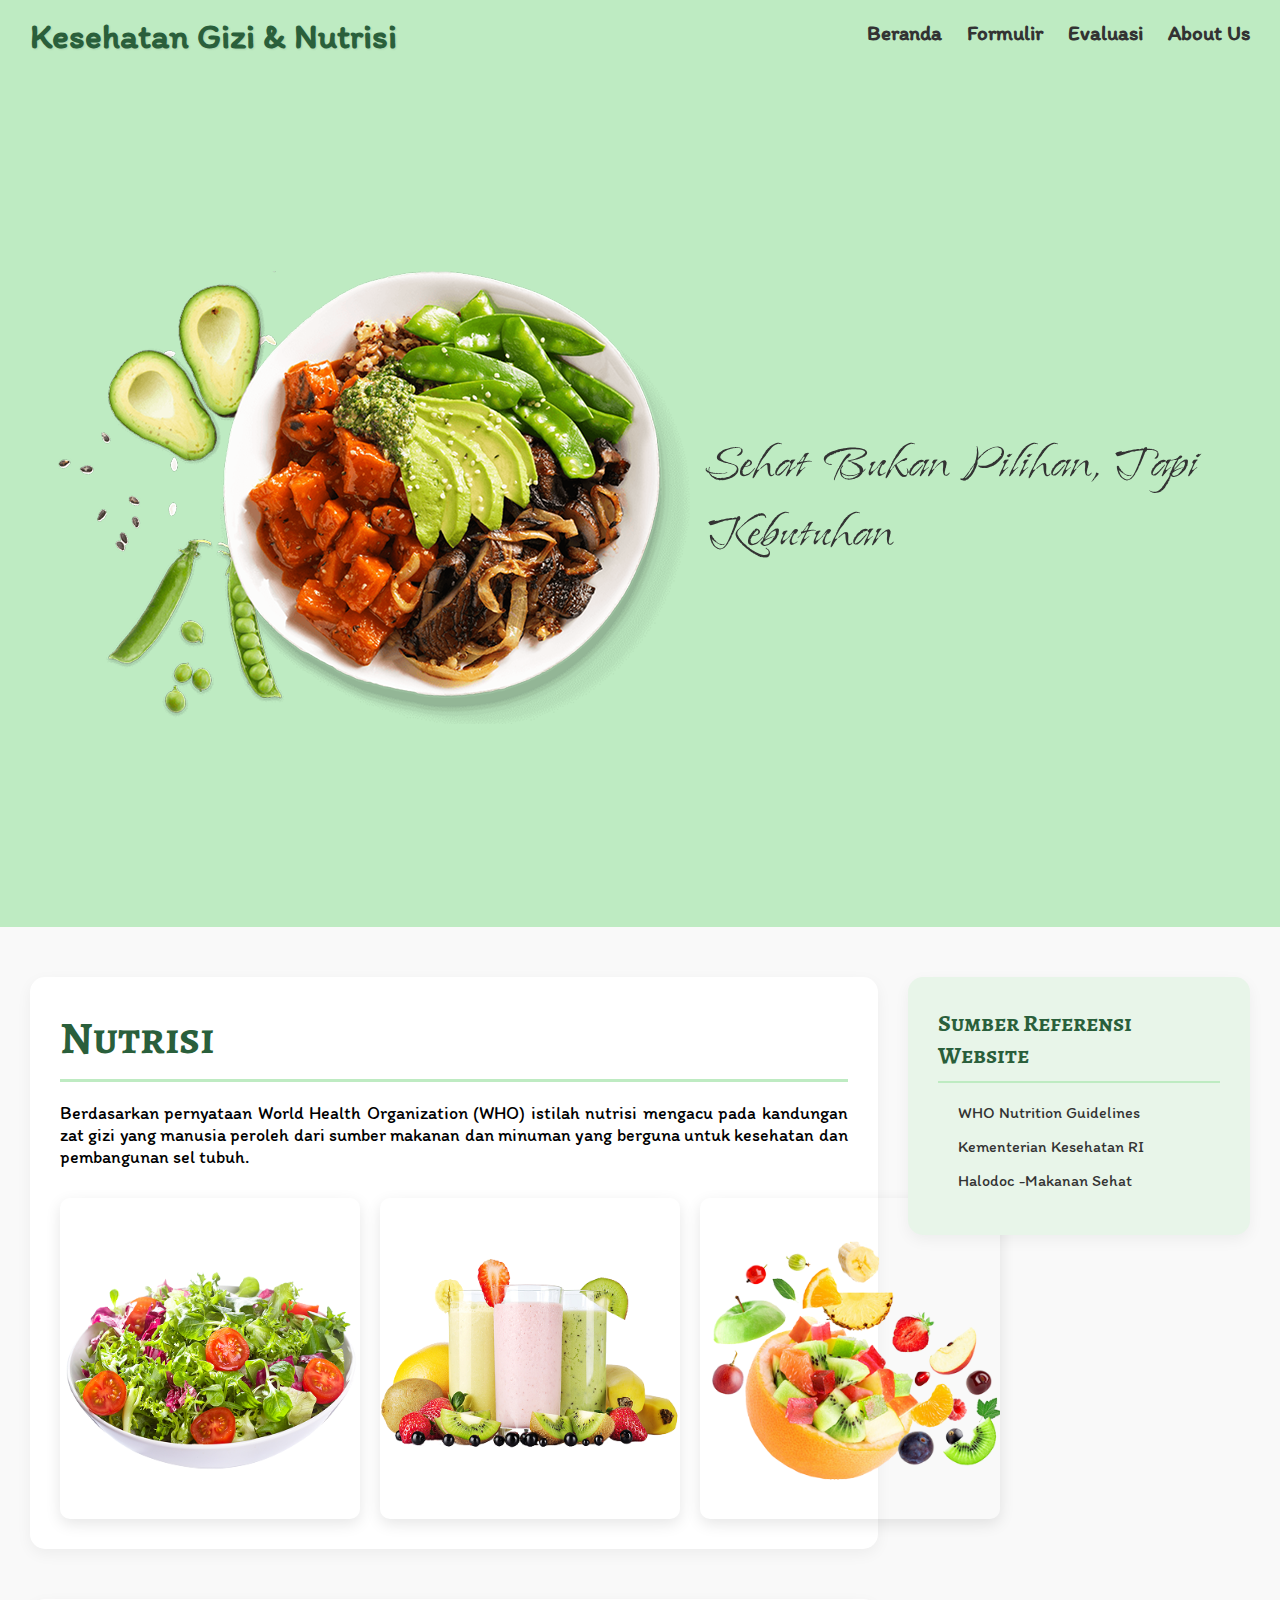
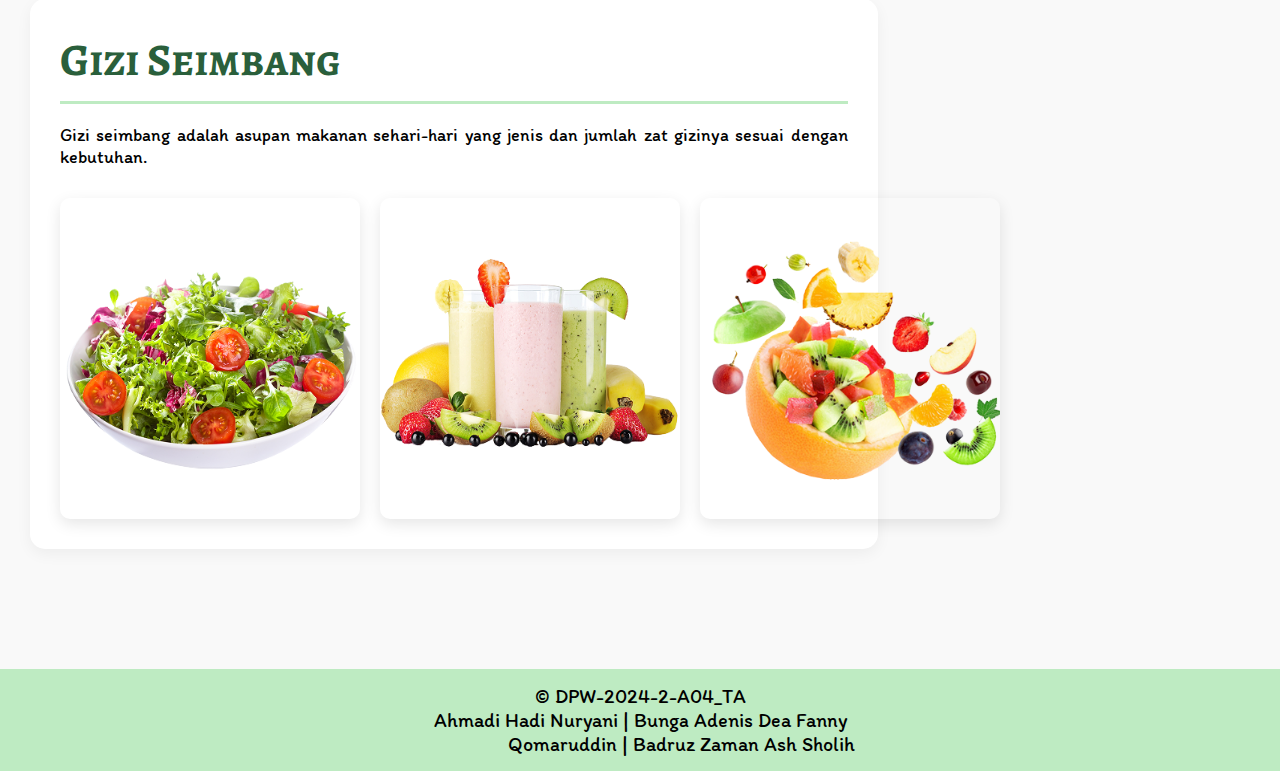
<file: index.html>
<!DOCTYPE html>
<html lang="id">

<head>
    <meta charset="UTF-8">
    <meta name="viewport" content="width=device-width, initial-scale=1.0">
    <title>Kesehatan Gizi & Nutrisi</title>
    <link rel="stylesheet" href="./style.css">
    <link
        href="https://fonts.googleapis.com/css2?family=Alegreya+SC:ital,wght@0,400;0,500;0,700;0,800;0,900;1,400;1,500;1,700;1,800;1,900&family=Island+Moments&family=Itim&display=swap"
        rel="stylesheet">
</head>

<body>
    <!-- HEADER -->
    <div class="header-container">
        <div class="nama-website">Kesehatan Gizi & Nutrisi</div>
        <!-- MENU -->
        <nav class="nav-menu">
            <a href="./index.html">Beranda</a>
            <a href="Formulir/form.html">Formulir</a>
            <a href="Evaluation/eval.html">Evaluasi</a>
            <a href="AboutUs/about.html">About Us</a>
        </nav>
    </div>

    <!-- Banner Gambar -->
    <div class="banner-container">
        <div class="banner-image">
            <img src="image/Banner.png">
        </div>
        <div class="banner-text">
            <h2>Sehat Bukan Pilihan, Tapi Kebutuhan</h2>
        </div>
    </div>

    <!-- CONTENT -->
    <div class="flex-content-container">
        <div class="flex-content">
            <div class="content-kiri">
                <h1> Nutrisi </h1>
                <p> Berdasarkan pernyataan World Health Organization (WHO) istilah nutrisi mengacu pada kandungan zat
                    gizi
                    yang manusia peroleh dari sumber makanan dan minuman yang berguna untuk kesehatan dan pembangunan
                    sel
                    tubuh. </p>
                <div class="content-FlexImg">
                    <img src="image/Content-1.png">
                    <img src="image/Content-3.png">
                    <img src="image/Content-2.png">
                </div>
            </div>

            <div class="content-kiri">
                <h1> Gizi Seimbang </h1>
                <p> Gizi seimbang adalah asupan makanan sehari-hari yang jenis dan jumlah zat gizinya sesuai dengan
                    kebutuhan. </p>
                <div class="content-FlexImg">
                    <img src="image/Content-1.png">
                    <img src="image/Content-3.png">
                    <img src="image/Content-2.png">
                </div>
            </div>
        </div>

        <!-- SIDEBAR -->
        <div class="sidebar">
            <div class="sidebar-referensi">
                <h2> Sumber Referensi Website </h2>
                <ul type="square">
                    <li><a href="https://www.who.int/health-topics/nutrition">WHO Nutrition Guidelines</a></li>
                    <li><a href="https://www.kemkes.go.id/">Kementerian Kesehatan RI</a></li>
                    <li><a href="https://www.halodoc.com/kesehatan/makanan-sehat">Halodoc -Makanan Sehat</a></li>
                </ul>
            </div>
        </div>
    </div>

    <!-- FOOTER -->
    <div class="footer">
        <div class="group-footer">
            <p>&copy; DPW-2024-2-A04_TA</p>
            <p>Ahmadi Hadi Nuryani | Bunga Adenis Dea Fanny</p>
            <p class="change-p">Qomaruddin | Badruz Zaman Ash Sholih</p>
        </div>
    </div>
</body>

</html>
</file>
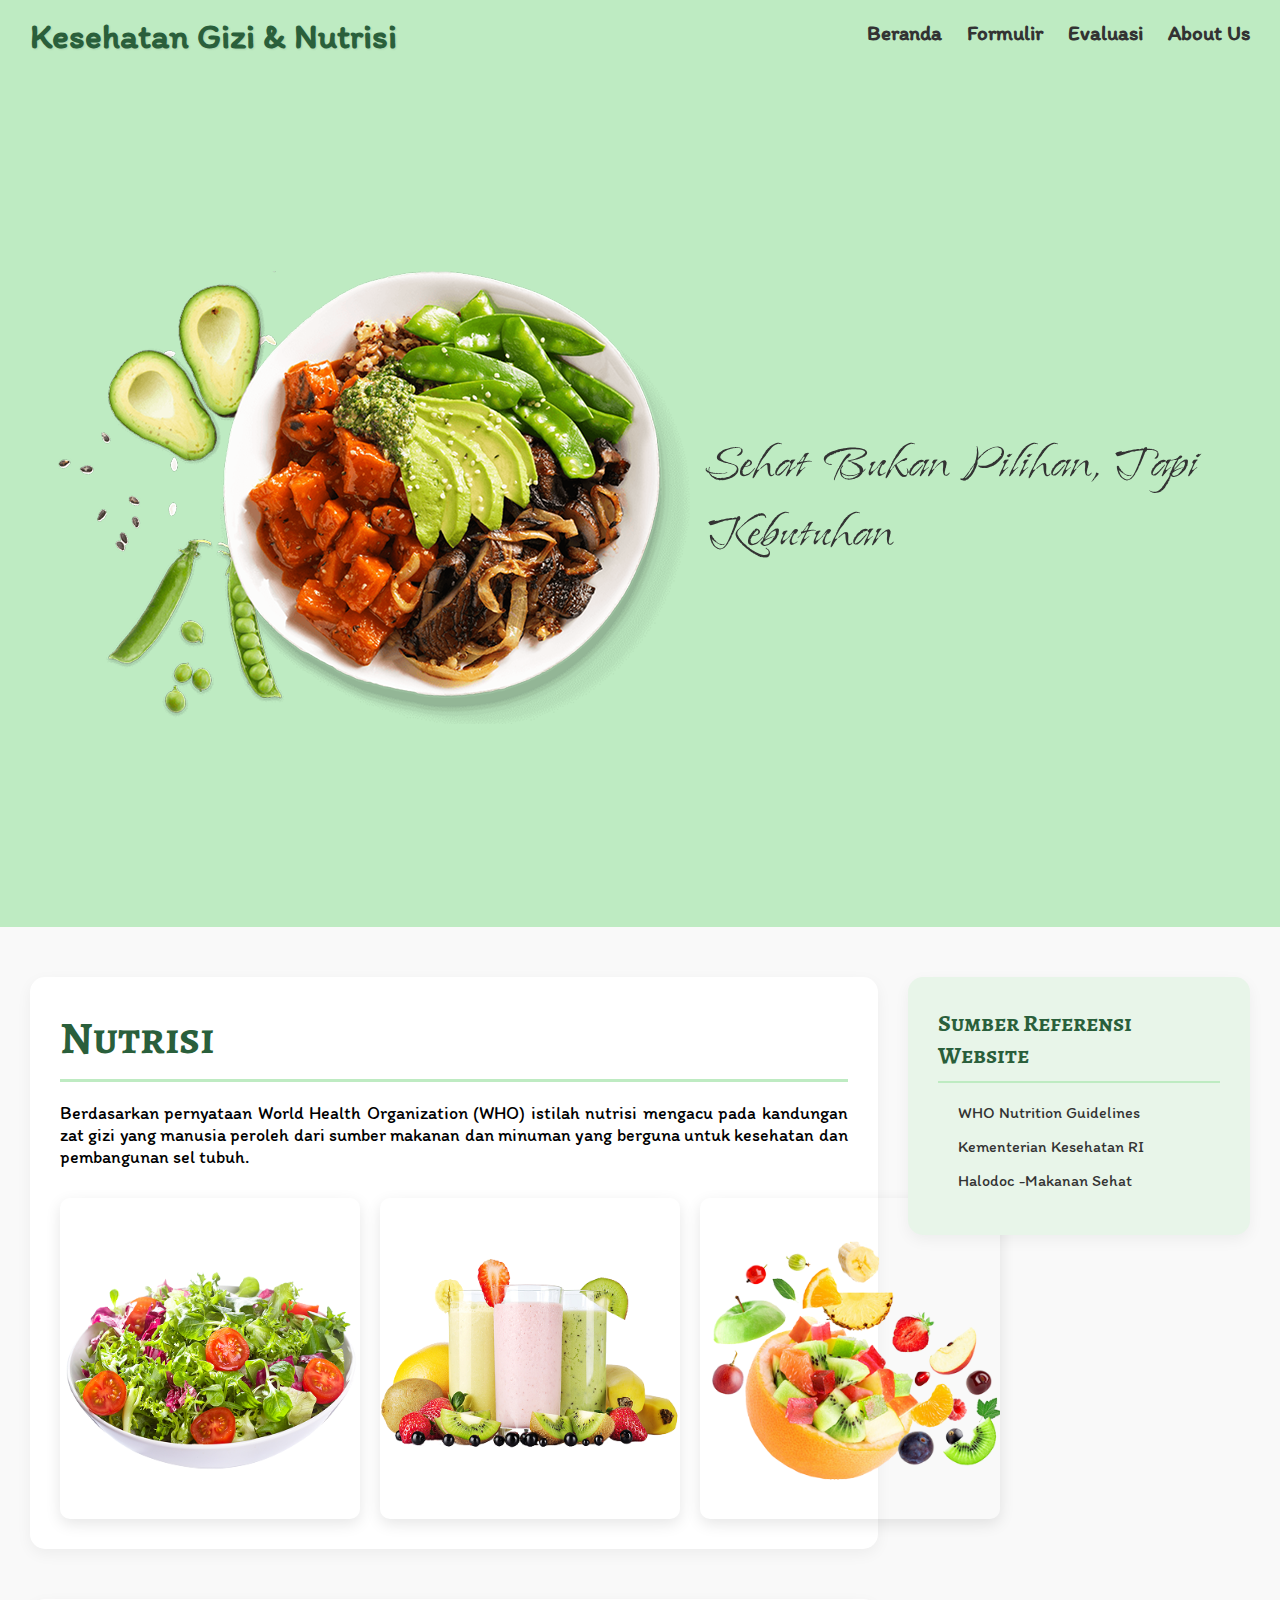
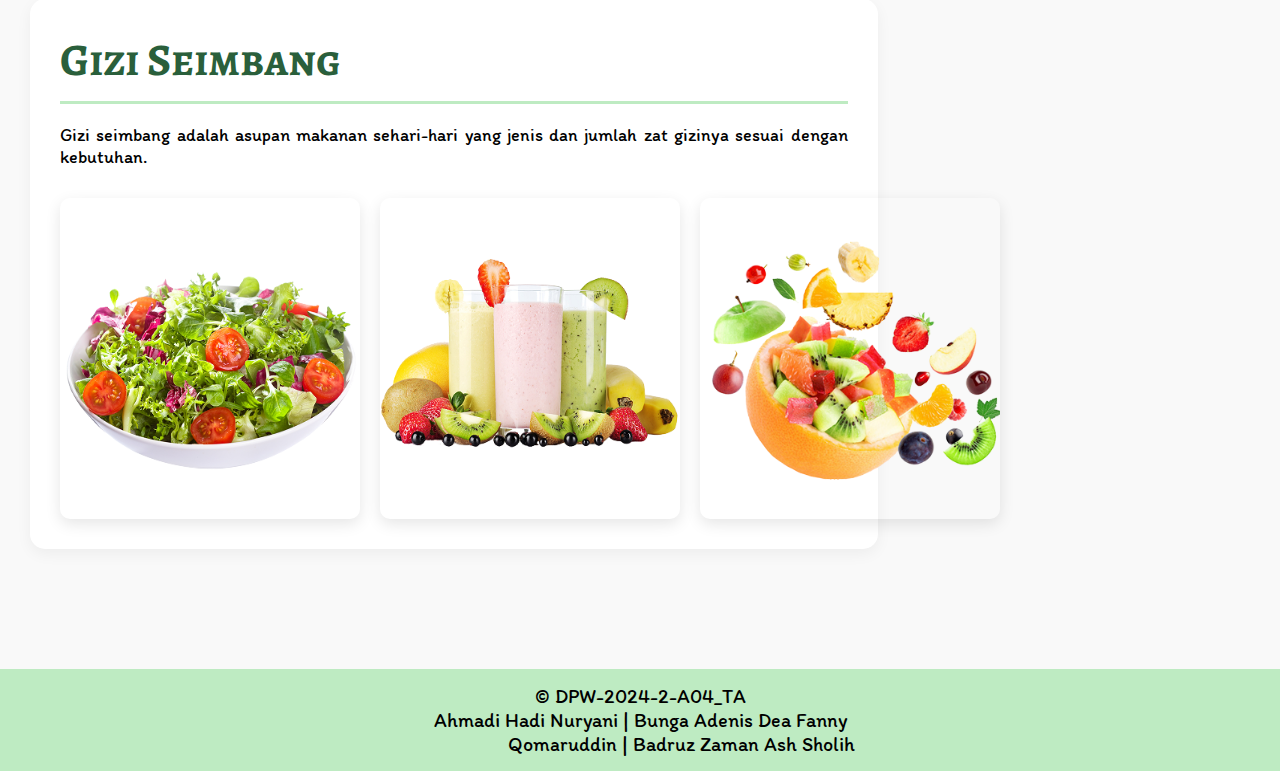
<file: Homepage/index.html>
<!DOCTYPE html>
<html lang="id">

<head>
    <meta charset="UTF-8">
    <meta name="viewport" content="width=device-width, initial-scale=1.0">
    <title>Kesehatan Gizi & Nutrisi</title>
    <link rel="stylesheet" href="./style.css">
    <link
        href="https://fonts.googleapis.com/css2?family=Alegreya+SC:ital,wght@0,400;0,500;0,700;0,800;0,900;1,400;1,500;1,700;1,800;1,900&family=Island+Moments&family=Itim&display=swap"
        rel="stylesheet">
</head>

<body>
    <!-- HEADER -->
    <div class="header-container">
        <div class="nama-website">Kesehatan Gizi & Nutrisi</div>
        <!-- MENU -->
        <nav class="nav-menu">
            <a href="./index.html">Beranda</a>
            <a href="../Formulir/form.html">Formulir</a>
            <a href="../Evaluation/eval.html">Evaluasi</a>
            <a href="../AboutUs/about.html">About Us</a>
        </nav>
    </div>

    <!-- Banner Gambar -->
    <div class="banner-container">
        <div class="banner-image">
            <img src="../image/Banner.png">
        </div>
        <div class="banner-text">
            <h2>Sehat Bukan Pilihan, Tapi Kebutuhan</h2>
        </div>
    </div>

    <!-- CONTENT -->
    <div class="flex-content-container">
        <div class="flex-content">
            <div class="content-kiri">
                <h1> Nutrisi </h1>
                <p> Berdasarkan pernyataan World Health Organization (WHO) istilah nutrisi mengacu pada kandungan zat
                    gizi
                    yang manusia peroleh dari sumber makanan dan minuman yang berguna untuk kesehatan dan pembangunan
                    sel
                    tubuh. </p>
                <div class="content-FlexImg">
                    <img src="../image/Content-1.png">
                    <img src="../image/Content-3.png">
                    <img src="../image/Content-2.png">
                </div>
            </div>

            <div class="content-kiri">
                <h1> Gizi Seimbang </h1>
                <p> Gizi seimbang adalah asupan makanan sehari-hari yang jenis dan jumlah zat gizinya sesuai dengan
                    kebutuhan. </p>
                <div class="content-FlexImg">
                    <img src="../image/Content-1.png">
                    <img src="../image/Content-3.png">
                    <img src="../image/Content-2.png">
                </div>
            </div>
        </div>

        <!-- SIDEBAR -->
        <div class="sidebar">
            <div class="sidebar-referensi">
                <h2> Sumber Referensi Website </h2>
                <ul type="square">
                    <li><a href="https://www.who.int/health-topics/nutrition">WHO Nutrition Guidelines</a></li>
                    <li><a href="https://www.kemkes.go.id/">Kementerian Kesehatan RI</a></li>
                    <li><a href="https://www.halodoc.com/kesehatan/makanan-sehat">Halodoc -Makanan Sehat</a></li>
                </ul>
            </div>
        </div>
    </div>

    <!-- FOOTER -->
    <div class="footer">
        <div class="group-footer">
            <p>&copy; DPW-2024-2-A04_TA</p>
            <p>Ahmadi Hadi Nuryani | Bunga Adenis Dea Fanny</p>
            <p class="change-p">Qomaruddin | Badruz Zaman Ash Sholih</p>
        </div>
    </div>
</body>

</html>
</file>
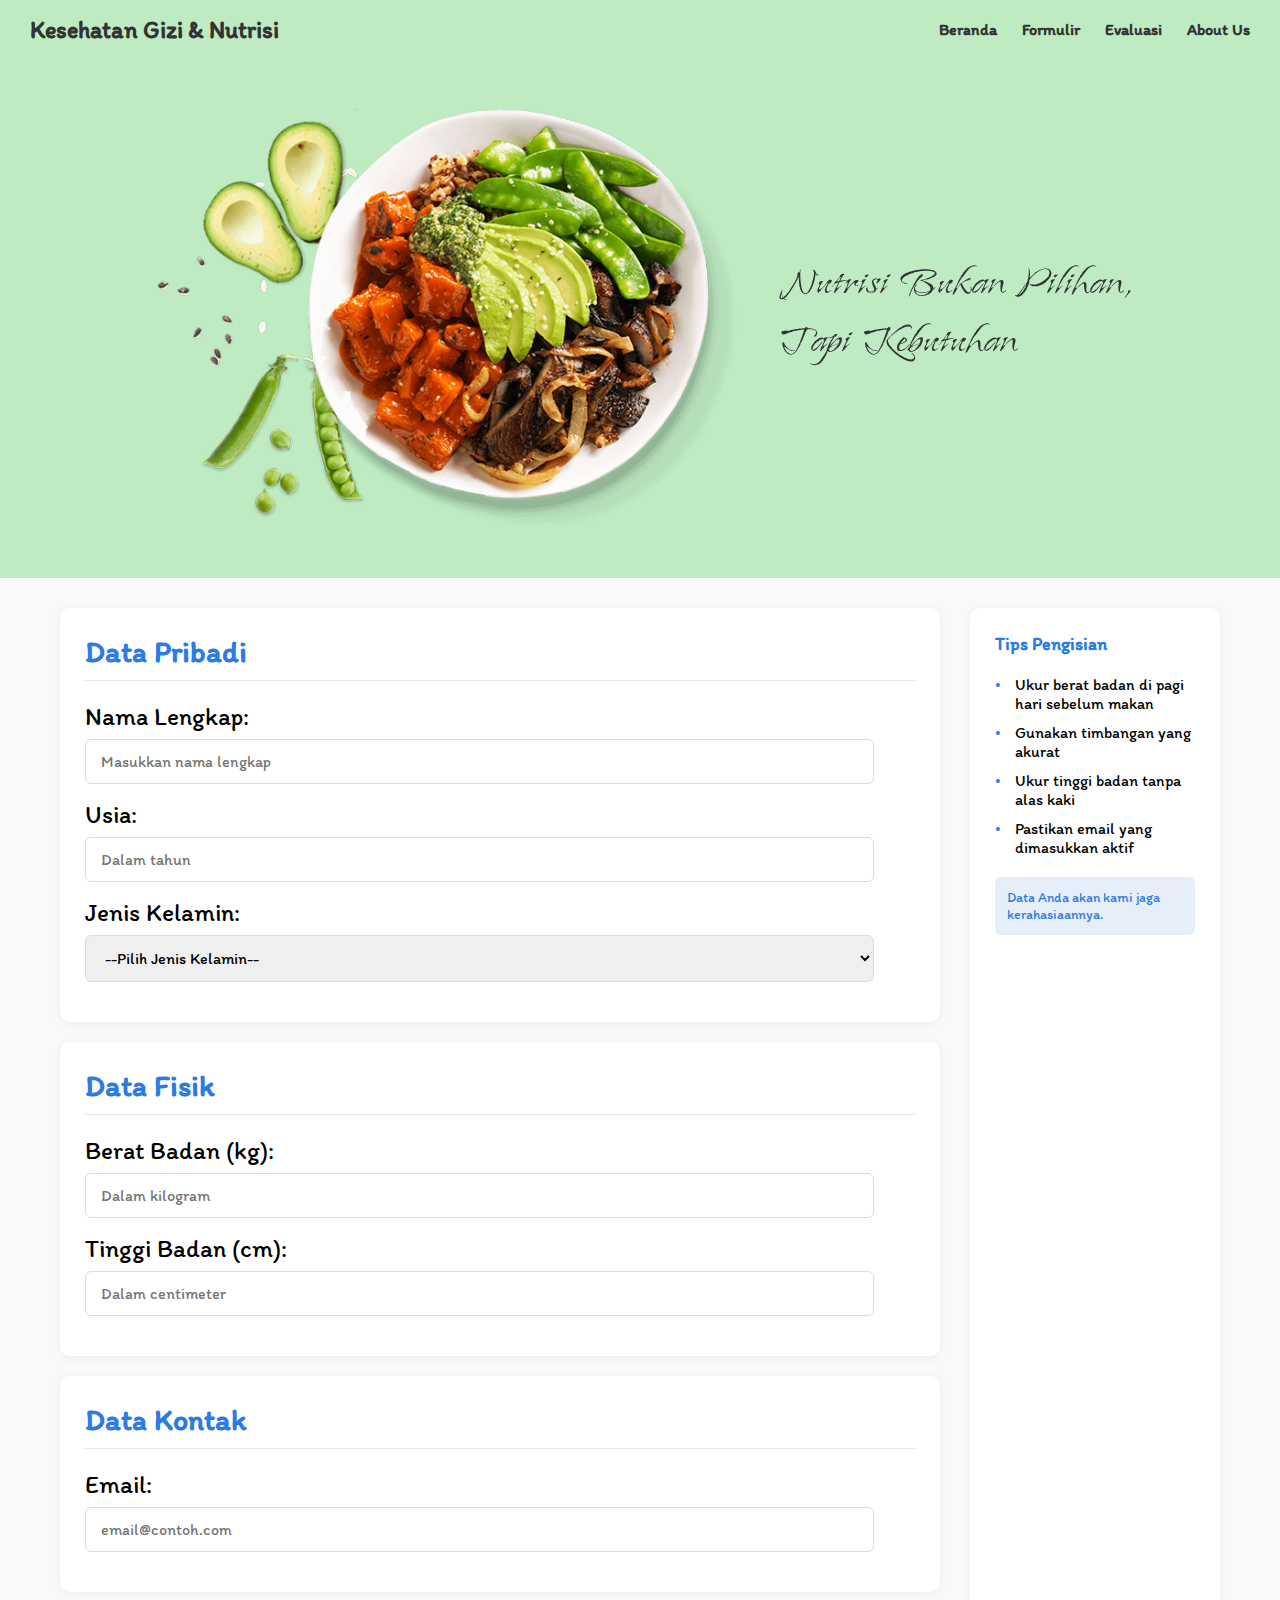
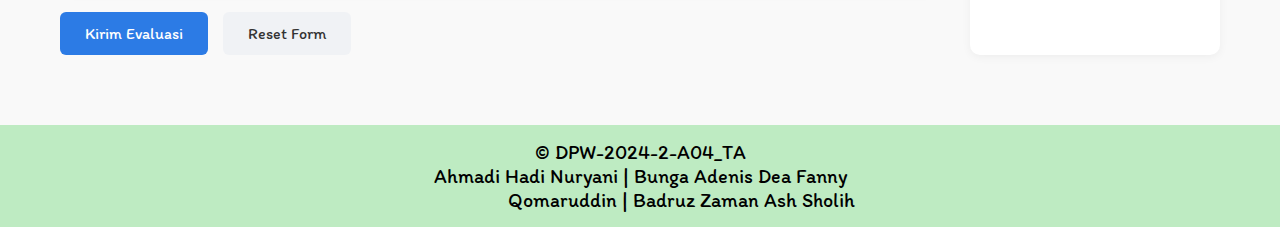
<file: Formulir/form.html>
<!DOCTYPE html>
<html lang="id">
<head>
    <meta charset="UTF-8">
    <meta name="viewport" content="width=device-width, initial-scale=1.0">
    <title>Formulir Evaluasi Gizi</title>
    <link rel="stylesheet" href="./style.css">
    <link href="https://fonts.googleapis.com/css2?family=Island+Moments&family=Itim&display=swap" rel="stylesheet">
</head>
<body>
     <!-- HEADER -->
    <div class="header-container">
        <div class="nama-website">Kesehatan Gizi & Nutrisi</div>
        <!-- MENU -->
        <nav class="nav-menu">
            <a href="../index.html">Beranda</a>
            <a href="./form.html">Formulir</a>
            <a href="../Evaluation/eval.html">Evaluasi</a>
            <a href="../AboutUs/about.html">About Us</a>
        </nav>
    </div>

    <!-- Banner Gambar -->
    <div class="banner-container">
        <div class="banner-image">
            <img src="../image/Banner.png">
        </div>
        <div class="banner-text">
            <h2>Nutrisi Bukan Pilihan, Tapi Kebutuhan</h2>
        </div>
    </div>

    <!-- CONTENT -->
    <div class="content">
        <div class="main-content">
            <form id="giziForm" onsubmit="return validateForm()">
                <section class="form-section">
                    <h2>Data Pribadi</h2>
                    <div class="input-group">
                        <label for="nama">Nama Lengkap:</label>
                        <input type="text" id="nama" name="nama" placeholder="Masukkan nama lengkap">
                    </div>

                    <div class="input-group">
                        <label for="usia">Usia:</label>
                        <input type="number" id="usia" name="usia" placeholder="Dalam tahun" min="1" max="120">
                    </div>

                    <div class="input-group">
                        <label for="gender">Jenis Kelamin:</label>
                        <select id="gender" name="gender">
                            <option value="">--Pilih Jenis Kelamin--</option>
                            <option value="laki">Laki-laki</option>
                            <option value="perempuan">Perempuan</option>
                        </select>
                    </div>
                </section>

                <section class="form-section">
                    <h2>Data Fisik</h2>
                    <div class="input-group">
                        <label for="berat">Berat Badan (kg):</label>
                        <input type="number" id="berat" name="berat" placeholder="Dalam kilogram" step="0.1" min="1"
                            max="300">
                    </div>

                    <div class="input-group">
                        <label for="tinggi">Tinggi Badan (cm):</label>
                        <input type="number" id="tinggi" name="tinggi" placeholder="Dalam centimeter" min="50"
                            max="250">
                    </div>
                </section>

                <section class="form-section">
                    <h2>Data Kontak</h2>
                    <div class="input-group">
                        <label for="email">Email:</label>
                        <input type="email" id="email" name="email" placeholder="email@contoh.com">
                    </div>
                </section>

                <div class="form-actions">
                    <button type="submit" class="submit-btn">Kirim Evaluasi</button>
                    <button type="reset" class="reset-btn">Reset Form</button>
                </div>
            </form>

            <div id="errorModal" class="modal">
                <div class="modal-content">
                    <span class="close-modal">&times;</span>
                    <h3>Form Tidak Valid</h3>
                    <p id="errorMessage"></p>
                    <button class="modal-btn">Mengerti</button>
                </div>
            </div>
        </div>

        <!-- SIDEBAR -->
        <div class="sidebar">
            <div class="info-box">
                <h3>Tips Pengisian</h3>
                <ul>
                    <li>Ukur berat badan di pagi hari sebelum makan</li>
                    <li>Gunakan timbangan yang akurat</li>
                    <li>Ukur tinggi badan tanpa alas kaki</li>
                    <li>Pastikan email yang dimasukkan aktif</li>
                </ul>
                <div class="note">
                    <p>Data Anda akan kami jaga kerahasiaannya.</p>
                </div>
            </div>
        </div>
    </div>

     <!-- FOOTER -->
    <div class="footer">
        <div class="group-footer">
            <p>&copy; DPW-2024-2-A04_TA</p>
            <p>Ahmadi Hadi Nuryani | Bunga Adenis Dea Fanny</p>
            <p class="change-p">Qomaruddin | Badruz Zaman Ash Sholih</p>
        </div>
    </div>

    <script src="./script.js"></script>
</body>
</html>
</file>
<file: style.css>
/* STYLING KHUSUS SATU HALAMAN WEB */
* {
    margin: 0;
    padding: 0;
    box-sizing: border-box;
    font-family: "itim";
    /* border: 1px solid red; */
}

/* STYLING KHUSUS ELEMEN BODY */
body {
    background-color: #f9f9f9;
}

/* STYLING HEADER & MENU */
.header-container {
    display: flex;
    justify-content: space-between;
    padding: 15px 30px;
    background-color: #BEEBC2;
}

.nama-website {
    font-size: 35px;
    font-weight: 600;
    color: #2a5f3b;
    text-shadow: 1px 1px 2px rgba(0, 0, 0, 0.1);
}

/* STYLING KHUSUS MENU */
.nav-menu {
    display: flex;
    gap: 25px;
}

.nav-menu a {
    padding: 5px 0;
    position: relative;
    font-weight: 800;
    font-size: 21px;
    text-decoration: none;
    color: #333;
}

.nav-menu a:hover {
    color: #2a7a3b;
}

/* STYLING BANNER */
.banner-container {
    display: flex;
    justify-content: space-between;
    align-items: center;
    padding: 50px;
    height: 95vh;
    background-color: #beebc2;
}

/* STYLING KHUSUS BANNER TEKS */
.banner-text {
    padding-right: 30px;
}

.banner-text h2 {
    font-family: "island moments";
    font-size: 60px;
    font-weight: 500;
    color: #333;
}

/* STYLING KHUSUS BANNER GAMBAR */
.banner-image img {
    max-width: 800px;
    height: auto;
    position: relative;
    animation:  UpDown 3s ease-in-out infinite;
}

/* STYLING CONTENT LAYOUT */
.flex-content-container {
    display: flex;
    max-width: 1500px;
    margin: 50px auto;
    padding: 0 30px;
    gap: 30px;
}

.flex-content {
    flex: 3;
}

.sidebar {
    flex: 1;
    min-width: 300px;
}

/* STYLING KHUSUS CONTENT */
/* STYLING KHUSUS TEKS */
.content-kiri {
    margin-bottom: 50px;
    padding: 30px;
    background-color: white;
    border-radius: 15px;
    box-shadow: 0 5px 15px rgba(0, 0, 0, 0.05);
}

.content-kiri h1 {
    font-family: "Alegreya SC";
    font-size: 45px;
    color: #2a5f3b;
    margin-bottom: 20px;
    padding-bottom: 10px;
    border-bottom: 3px solid #BEEBC2;
}

.content-kiri p {
    margin-bottom: 30px;
    font-size: 18px;
    text-align: justify;
}

/* STYLING KHUSUS 3 GAMBAR FLEX */
.content-FlexImg {
    display: flex;
    justify-content: space-between;
    gap: 20px;
    margin-top: 30px;
}

.content-FlexImg img {
    width: 100%;
    max-width: 300px;
    height: auto;
    border-radius: 10px;
    transition: transform 0.3s ease, box-shadow 0.3s ease;
    box-shadow: 0 5px 15px rgba(0, 0, 0, 0.1);
}

.content-FlexImg img:hover {
    transform: translateY(-5px);
    box-shadow: 0 10px 25px rgba(0, 0, 0, 0.15);
}

/* STYLING KHUSUS SIDEBAR */
.sidebar {
    padding: 30px;
    border-radius: 15px;
    height: fit-content;
    background-color: #E8F5E9;
    box-shadow: 0 5px 15px rgba(0, 0, 0, 0.05);
}

.sidebar-referensi h2 {
    font-family: "Alegreya SC", serif;
    color: #2a5f3b;
    margin-bottom: 20px;
    font-size: 24px;
    border-bottom: 2px solid #BEEBC2;
    padding-bottom: 10px;
}

.sidebar-referensi ul{
    list-style-type: none;
}

.sidebar-referensi li {
    margin-bottom: 15px;
    padding-left: 20px;
}

.sidebar-referensi a {
    text-decoration: none;
    color: #333;
    font-size: 16px;
    transition: color 0.3s ease;
}

.sidebar-referensi a:hover {
    color: #2a7a3b;
}

/* STYLING FOOTER */
.footer {
    background-color: #BEEBC2;
    margin-top: 70px;
    padding: 15px 10px;
    font-size: 0.9rem;
    text-align: center;
    color: black;
}

/* STYLING KHUSUS TEKS */
.group-footer {
    font-size: 20px;
}

.change-p {
    padding-left: 83px;
}

/* STYLING ANIMASI KHUSUS BANNER GAMBAR */
@keyframes  UpDown{
    0%,
    100% {
        transform: translateY(0);
    }
    50% {
        transform: translateY(-10px);
    }
}
</file>
<file: Homepage/style.css>
/* STYLING KHUSUS SATU HALAMAN WEB */
* {
    margin: 0;
    padding: 0;
    box-sizing: border-box;
    font-family: "itim";
    /* border: 1px solid red; */
}

/* STYLING KHUSUS ELEMEN BODY */
body {
    background-color: #f9f9f9;
}

/* STYLING HEADER & MENU */
.header-container {
    display: flex;
    justify-content: space-between;
    padding: 15px 30px;
    background-color: #BEEBC2;
}

.nama-website {
    font-size: 35px;
    font-weight: 600;
    color: #2a5f3b;
    text-shadow: 1px 1px 2px rgba(0, 0, 0, 0.1);
}

/* STYLING KHUSUS MENU */
.nav-menu {
    display: flex;
    gap: 25px;
}

.nav-menu a {
    padding: 5px 0;
    position: relative;
    font-weight: 800;
    font-size: 21px;
    text-decoration: none;
    color: #333;
}

.nav-menu a:hover {
    color: #2a7a3b;
}

/* STYLING BANNER */
.banner-container {
    display: flex;
    justify-content: space-between;
    align-items: center;
    padding: 50px;
    height: 95vh;
    background-color: #beebc2;
}

/* STYLING KHUSUS BANNER TEKS */
.banner-text {
    padding-right: 30px;
}

.banner-text h2 {
    font-family: "island moments";
    font-size: 60px;
    font-weight: 500;
    color: #333;
}

/* STYLING KHUSUS BANNER GAMBAR */
.banner-image img {
    max-width: 800px;
    height: auto;
    position: relative;
    animation:  UpDown 3s ease-in-out infinite;
}

/* STYLING CONTENT LAYOUT */
.flex-content-container {
    display: flex;
    max-width: 1500px;
    margin: 50px auto;
    padding: 0 30px;
    gap: 30px;
}

.flex-content {
    flex: 3;
}

.sidebar {
    flex: 1;
    min-width: 300px;
}

/* STYLING KHUSUS CONTENT */
/* STYLING KHUSUS TEKS */
.content-kiri {
    margin-bottom: 50px;
    padding: 30px;
    background-color: white;
    border-radius: 15px;
    box-shadow: 0 5px 15px rgba(0, 0, 0, 0.05);
}

.content-kiri h1 {
    font-family: "Alegreya SC";
    font-size: 45px;
    color: #2a5f3b;
    margin-bottom: 20px;
    padding-bottom: 10px;
    border-bottom: 3px solid #BEEBC2;
}

.content-kiri p {
    margin-bottom: 30px;
    font-size: 18px;
    text-align: justify;
}

/* STYLING KHUSUS 3 GAMBAR FLEX */
.content-FlexImg {
    display: flex;
    justify-content: space-between;
    gap: 20px;
    margin-top: 30px;
}

.content-FlexImg img {
    width: 100%;
    max-width: 300px;
    height: auto;
    border-radius: 10px;
    transition: transform 0.3s ease, box-shadow 0.3s ease;
    box-shadow: 0 5px 15px rgba(0, 0, 0, 0.1);
}

.content-FlexImg img:hover {
    transform: translateY(-5px);
    box-shadow: 0 10px 25px rgba(0, 0, 0, 0.15);
}

/* STYLING KHUSUS SIDEBAR */
.sidebar {
    padding: 30px;
    border-radius: 15px;
    height: fit-content;
    background-color: #E8F5E9;
    box-shadow: 0 5px 15px rgba(0, 0, 0, 0.05);
}

.sidebar-referensi h2 {
    font-family: "Alegreya SC", serif;
    color: #2a5f3b;
    margin-bottom: 20px;
    font-size: 24px;
    border-bottom: 2px solid #BEEBC2;
    padding-bottom: 10px;
}

.sidebar-referensi ul{
    list-style-type: none;
}

.sidebar-referensi li {
    margin-bottom: 15px;
    padding-left: 20px;
}

.sidebar-referensi a {
    text-decoration: none;
    color: #333;
    font-size: 16px;
    transition: color 0.3s ease;
}

.sidebar-referensi a:hover {
    color: #2a7a3b;
}

/* STYLING FOOTER */
.footer {
    background-color: #BEEBC2;
    margin-top: 70px;
    padding: 15px 10px;
    font-size: 0.9rem;
    text-align: center;
    color: black;
}

/* STYLING KHUSUS TEKS */
.group-footer {
    font-size: 20px;
}

.change-p {
    padding-left: 83px;
}

/* STYLING ANIMASI KHUSUS BANNER GAMBAR */
@keyframes  UpDown{
    0%,
    100% {
        transform: translateY(0);
    }
    50% {
        transform: translateY(-10px);
    }
}
</file>
<file: Formulir/style.css>
* {
    margin: 0;
    padding: 0;
    box-sizing: border-box;
    font-family: "itim";
    /* border: 1px solid red; */
}

/* STYLING KHUSUS ELEMEN BODY */
body {
    background-color: #f9f9f9;
}

/* STYLING HEADER & MENU */
.header-container {
    display: flex;
    justify-content: space-between;
    padding: 15px 30px;
    background-color: #BEEBC2;
}

.nama-website {
    font-size: 24px;
    font-weight: bold;
    color: #333;
}

/* STYLING KHUSUS MENU */
.nav-menu {
    display: flex;
    gap: 25px;
}

.nav-menu a {
    padding: 5px 0;
    position: relative;
    font-weight: 800;
    text-decoration: none;
    color: #333;
}

.nav-menu a:hover {
    color: #2a7a3b;
}

/* STYLING BANNER */
.banner-container {
    display: flex;
    justify-content: space-between;
    align-items: center;
    padding: 50px;
    background-color: #beebc2;
}

/* STYLING KHUSUS BANNER TEKS */
.banner-text {
    margin-inline-end: 70px;
    padding-left: 30px;
}

.banner-text h2 {
    margin-bottom: 10px;
    font-family: "island moments";
    font-size: 50px;
    font-weight: 500;
    color: #333;
}

/* STYLING KHUSUS BANNER GAMBAR */
.banner-image img {
    margin-inline-start: 100px;
    max-width: 600px;
    height: auto;
    position: relative;
    animation: moveUp 1s alternate infinite;
}

/* Content */
.content {
    display: flex;
    gap: 30px;
    margin-top: 30px;
    margin-bottom: 40px;
    flex-wrap: wrap;
    max-width: 1200px;
    margin-left: auto;
    margin-right: auto;
    padding: 0 20px;
}

.main-content {
    flex: 1;
    min-width: 300px;
}

form {
    flex: 1;
    min-width: 300px;
}

/* Bagian Formulir */
.form-section {
    background-color: white;
    padding: 25px;
    border-radius: 10px;
    box-shadow: 0 2px 10px rgba(0, 0, 0, 0.05);
    margin-bottom: 20px;
}

.form-section h2 {
    margin-top: 0;
    margin-bottom: 20px;
    color: #2c7be5;
    font-size: 30px;
    padding-bottom: 10px;
    border-bottom: 1px solid #e0e6ed;
}

.input-group {
    font-size: 25px;
    margin-bottom: 15px;
}

.input-group label {
    display: block;
    margin-bottom: 8px;
    font-weight: 500;
}

.input-group input,
.input-group select {
    width: 95%;
    padding: 12px 15px;
    border: 1px solid #ddd;
    border-radius: 6px;
    font-size: 16px;
    font-family: inherit;
}

.input-group input:focus,
.input-group select:focus {
    outline: none;
    border-color: #2c7be5;
    box-shadow: 0 0 0 3px rgba(44, 123, 229, 0.2);
}

/* Tombol */
.form-actions {
    display: flex;
    gap: 15px;
    margin-top: 20px;
}

button {
    padding: 12px 25px;
    border: none;
    border-radius: 6px;
    font-size: 16px;
    font-weight: 500;
    cursor: pointer;
    transition: all 0.3s;
    font-family: inherit;
}

.submit-btn {
    background-color: #2c7be5;
    color: white;
}

.submit-btn:hover {
    background-color: #1a68d1;
}

.reset-btn {
    background-color: #f0f2f5;
    color: #333;
}

.reset-btn:hover {
    background-color: #e0e6ed;
}


/* Styling Pop Up Error Form */
.modal {
    display: none;
    position: fixed;
    top: 0;
    width: 100%;
    height: 100%;
    background: rgba(0, 0, 0, 0.5);
    z-index: 1000;
    align-items: center;
    justify-content: center;
}

.modal-content {
    background: white;
    padding: 25px;
    border-radius: 10px;
    width: 90%;
    max-width: 400px;
    box-shadow: 0 5px 15px rgba(0, 0, 0, 0.2);
    animation: modalFadeIn 0.3s;
}

@keyframes modalFadeIn {
    from {
        opacity: 0;
        transform: translateY(-20px);
    }

    to {
        opacity: 1;
        transform: translateY(0);
    }
}

.modal-content h3 {
    margin-top: 0;
    color: #e74c3c;
    font-size: 1.3rem;
}

#errorList {
    margin: 15px 0;
    color: #555;
}

#errorList p {
    margin: 8px 0;
    padding-left: 20px;
    position: relative;
}

#errorList p::before {
    content: "•";
    color: #e74c3c;
    position: absolute;
    left: 0;
}

.modal-btn {
    background: #4CAF50;
    color: white;
    border: none;
    padding: 10px 20px;
    border-radius: 5px;
    cursor: pointer;
    font-size: 16px;
    width: 100%;
    transition: background 0.3s;
}

.modal-btn:hover {
    background: #45a049;
}

/* Sidebar */
.sidebar {
    min-width: 250px;
    flex-basis: 250px;
}

.info-box {
    background-color: white;
    padding: 25px;
    border-radius: 10px;
    box-shadow: 0 2px 10px rgba(0, 0, 0, 0.05);
    height: 100%;
}

.info-box h3 {
    margin-top: 0;
    color: #2c7be5;
    font-size: 18px;
}

.info-box ul {
    list-style: none;
    padding: 0;
    margin: 20px 0;
}

.info-box ul li {
    margin-bottom: 10px;
    padding-left: 20px;
    position: relative;
}

.info-box ul li:before {
    content: "•";
    color: #2c7be5;
    position: absolute;
    left: 0;
}

.note {
    background-color: #e6eef9;
    padding: 12px;
    border-radius: 6px;
    font-size: 14px;
    color: #2c7be5;
}

/* STYLING FOOTER */
.footer {
    background-color: #BEEBC2;
    margin-top: 70px;
    padding: 15px 10px;
    font-size: 0.9rem;
    text-align: center;
    color: black;
}

/* STYLING KHUSUS TEKS */
.group-footer {
    font-size: 20px;
}

.change-p {
    padding-left: 83px;
}

/* STYLING KHUSUS GAMBAR BERPUTAR */
@keyframes moveUp {
    0% {
        top: 10px; 
    }

    100% {
        top: 20px; 
    }
}
</file>
